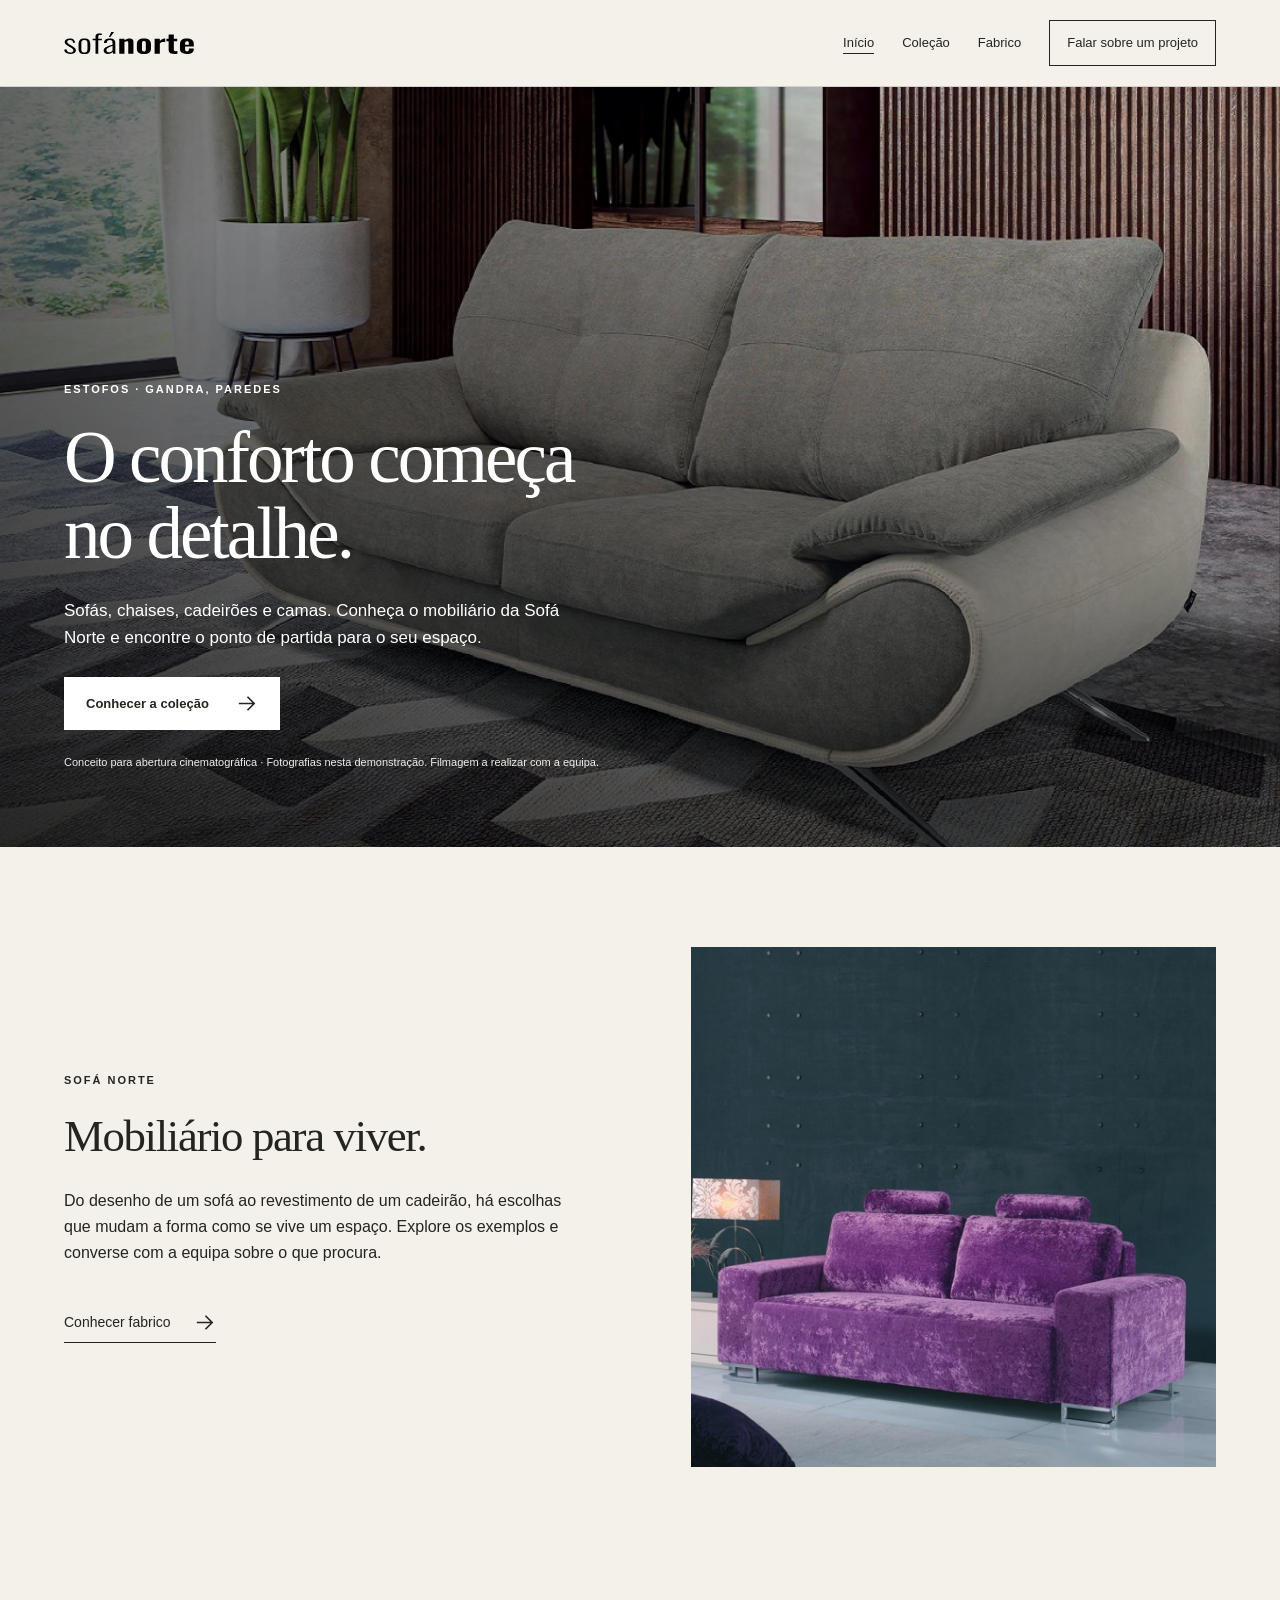
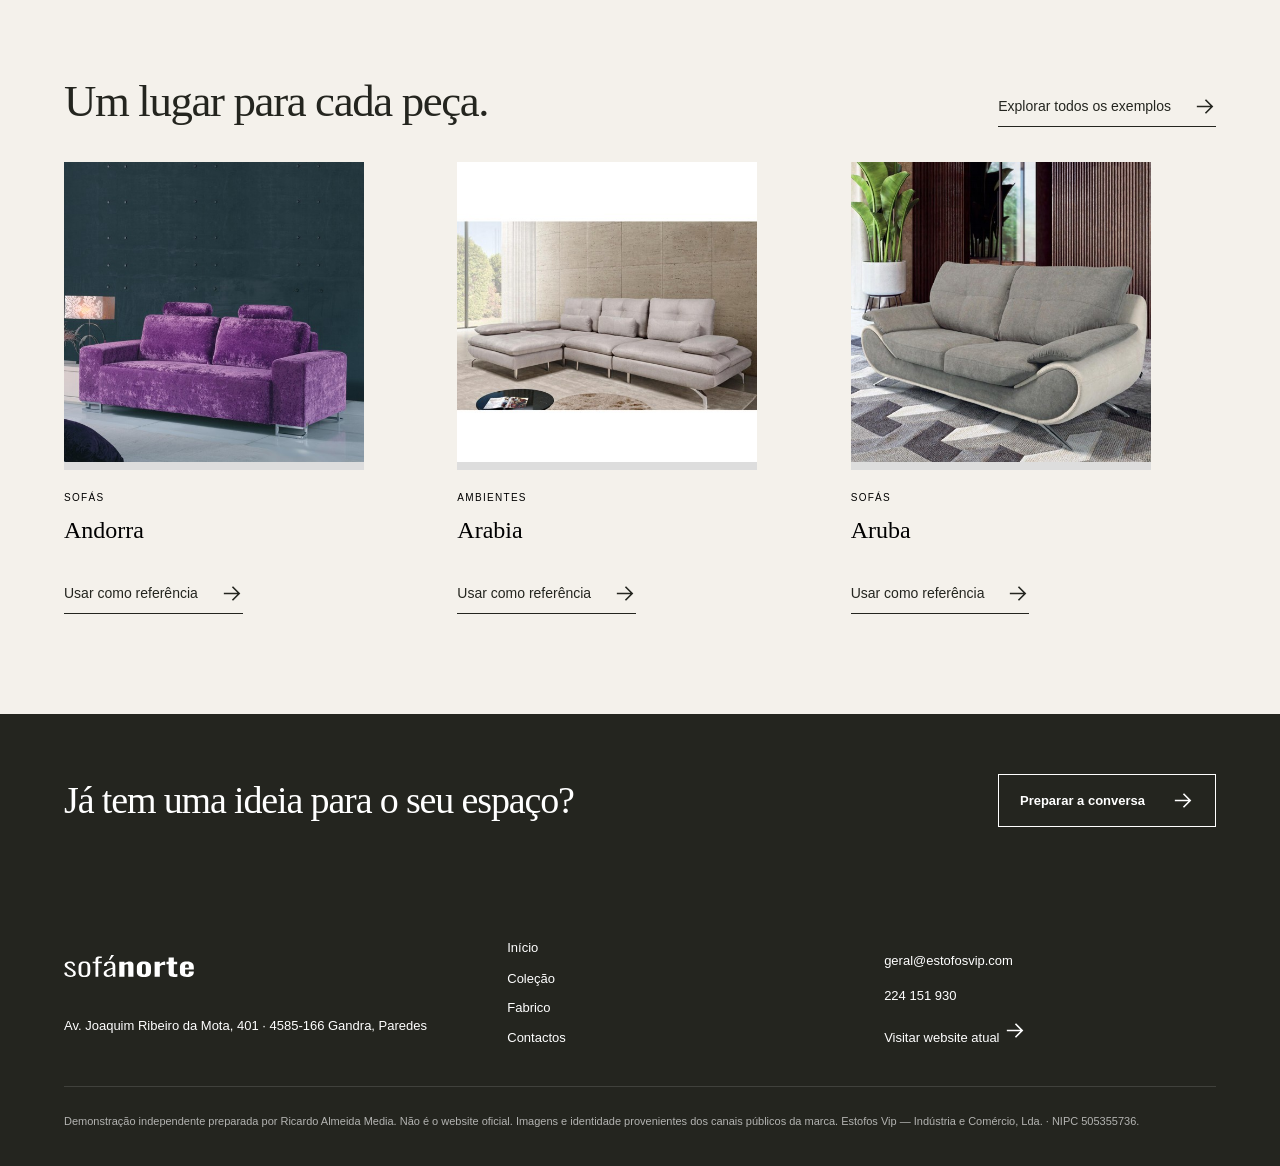
<file: index.html>
<!doctype html><html lang="pt-PT"><head><meta charset="utf-8"><meta name="viewport" content="width=device-width,initial-scale=1"><meta name="robots" content="noindex,nofollow,noarchive"><meta name="description" content="Demonstração independente de website para Sofá Norte."><title>Início · Sofá Norte</title><link rel="stylesheet" href="styles.css"><script src="site.js" defer></script></head><body class="sofa"><a class="skip" href="#conteudo">Saltar para o conteúdo</a><header class="header"><a class="brand" href="index.html"><img src="assets/logo.svg" alt="Sofá Norte"><span>Sofá Norte</span></a><button class="menu" aria-label="Abrir menu" aria-expanded="false" aria-controls="mainnav">Menu <span aria-hidden="true">☰</span></button><nav id="mainnav" class="mainnav" aria-label="Navegação principal"><a href="index.html" aria-current="page">Início</a><a href="solucoes.html">Coleção</a><a href="trabalhos.html">Fabrico</a><a class="nav-cta" href="contactos.html">Falar sobre um projeto</a></nav></header><main id="conteudo"><section class="hero"><img src="assets/hero.jpg" alt="Trabalho apresentado no website da Sofá Norte" fetchpriority="high"><div class="hero-inner"><p class="eyebrow">ESTOFOS · GANDRA, PAREDES</p><h1>O conforto começa
no detalhe.</h1><p>Sofás, chaises, cadeirões e camas. Conheça o mobiliário da Sofá Norte e encontre o ponto de partida para o seu espaço.</p><div class="actions"><a class="btn" href="solucoes.html">Conhecer a coleção<svg class="arrow" viewBox="0 0 24 24" fill="none" aria-hidden="true"><path d="M4 12h15M13 5l7 7-7 7" stroke="currentColor" stroke-width="1.7"/></svg></a></div><p class="film-note">Conceito para abertura cinematográfica · Fotografias nesta demonstração. Filmagem a realizar com a equipa.</p></div></section><section class="section"><div class="wrap split"><div><p class="eyebrow">Sofá Norte</p><h2>Mobiliário para viver.</h2><p>Do desenho de um sofá ao revestimento de um cadeirão, há escolhas que mudam a forma como se vive um espaço. Explore os exemplos e converse com a equipa sobre o que procura.</p><a class="text-link" href="trabalhos.html">Conhecer fabrico<svg class="arrow" viewBox="0 0 24 24" fill="none" aria-hidden="true"><path d="M4 12h15M13 5l7 7-7 7" stroke="currentColor" stroke-width="1.7"/></svg></a></div><img src="assets/andorra.jpg" alt="Andorra" loading="lazy"></div></section><section class="section"><div class="wrap"><div class="sectionhead"><h2>Um lugar para cada peça.</h2><a class="text-link" href="trabalhos.html">Explorar todos os exemplos<svg class="arrow" viewBox="0 0 24 24" fill="none" aria-hidden="true"><path d="M4 12h15M13 5l7 7-7 7" stroke="currentColor" stroke-width="1.7"/></svg></a></div><div class="grid"><article data-category="Sofás"><button class="card" data-image="assets/andorra.jpg" data-title="Andorra" aria-label="Ampliar Andorra"><div class="frame"><img src="assets/andorra.jpg" alt="Andorra" loading="lazy"></div><small>Sofás</small><h3>Andorra</h3></button><a class="text-link" href="contactos.html?referencia=Andorra">Usar como referência<svg class="arrow" viewBox="0 0 24 24" fill="none" aria-hidden="true"><path d="M4 12h15M13 5l7 7-7 7" stroke="currentColor" stroke-width="1.7"/></svg></a></article><article data-category="Ambientes"><button class="card" data-image="assets/arabia.jpg" data-title="Arabia" aria-label="Ampliar Arabia"><div class="frame"><img src="assets/arabia.jpg" alt="Arabia" loading="lazy"></div><small>Ambientes</small><h3>Arabia</h3></button><a class="text-link" href="contactos.html?referencia=Arabia">Usar como referência<svg class="arrow" viewBox="0 0 24 24" fill="none" aria-hidden="true"><path d="M4 12h15M13 5l7 7-7 7" stroke="currentColor" stroke-width="1.7"/></svg></a></article><article data-category="Sofás"><button class="card" data-image="assets/aruba.jpg" data-title="Aruba" aria-label="Ampliar Aruba"><div class="frame"><img src="assets/aruba.jpg" alt="Aruba" loading="lazy"></div><small>Sofás</small><h3>Aruba</h3></button><a class="text-link" href="contactos.html?referencia=Aruba">Usar como referência<svg class="arrow" viewBox="0 0 24 24" fill="none" aria-hidden="true"><path d="M4 12h15M13 5l7 7-7 7" stroke="currentColor" stroke-width="1.7"/></svg></a></article></div></div></section><section class="band"><div class="wrap"><h2>Já tem uma ideia para o seu espaço?</h2><a class="btn outline" href="contactos.html">Preparar a conversa<svg class="arrow" viewBox="0 0 24 24" fill="none" aria-hidden="true"><path d="M4 12h15M13 5l7 7-7 7" stroke="currentColor" stroke-width="1.7"/></svg></a></div></section></main><footer class="footer"><div class="wrap"><div class="footer-top"><div><a class="brand" href="index.html"><img src="assets/logo.svg" alt="Sofá Norte"><span>Sofá Norte</span></a><p>Av. Joaquim Ribeiro da Mota, 401 · 4585-166 Gandra, Paredes</p></div><nav aria-label="Navegação de rodapé"><a href="index.html" aria-current="page">Início</a><a href="solucoes.html">Coleção</a><a href="trabalhos.html">Fabrico</a><a href="contactos.html">Contactos</a></nav><div><p><a href="mailto:geral@estofosvip.com">geral@estofosvip.com</a></p><p><a href="tel:+351224151930">224 151 930</a></p><a href="https://www.sofanorte.com/" target="_blank" rel="noopener">Visitar website atual <svg class="arrow" viewBox="0 0 24 24" fill="none" aria-hidden="true"><path d="M4 12h15M13 5l7 7-7 7" stroke="currentColor" stroke-width="1.7"/></svg></a></div></div><p class="legal">Demonstração independente preparada por Ricardo Almeida Media. Não é o website oficial. Imagens e identidade provenientes dos canais públicos da marca. Estofos Vip — Indústria e Comércio, Lda. · NIPC 505355736.</p></div></footer><dialog class="modal" id="image-dialog" aria-label="Imagem em detalhe"><button class="close" data-close>Fechar</button><img src="assets/hero.jpg" alt=""><h2></h2><p class="small">Imagem publicada pela marca no website atual.</p></dialog></body></html>
</file>
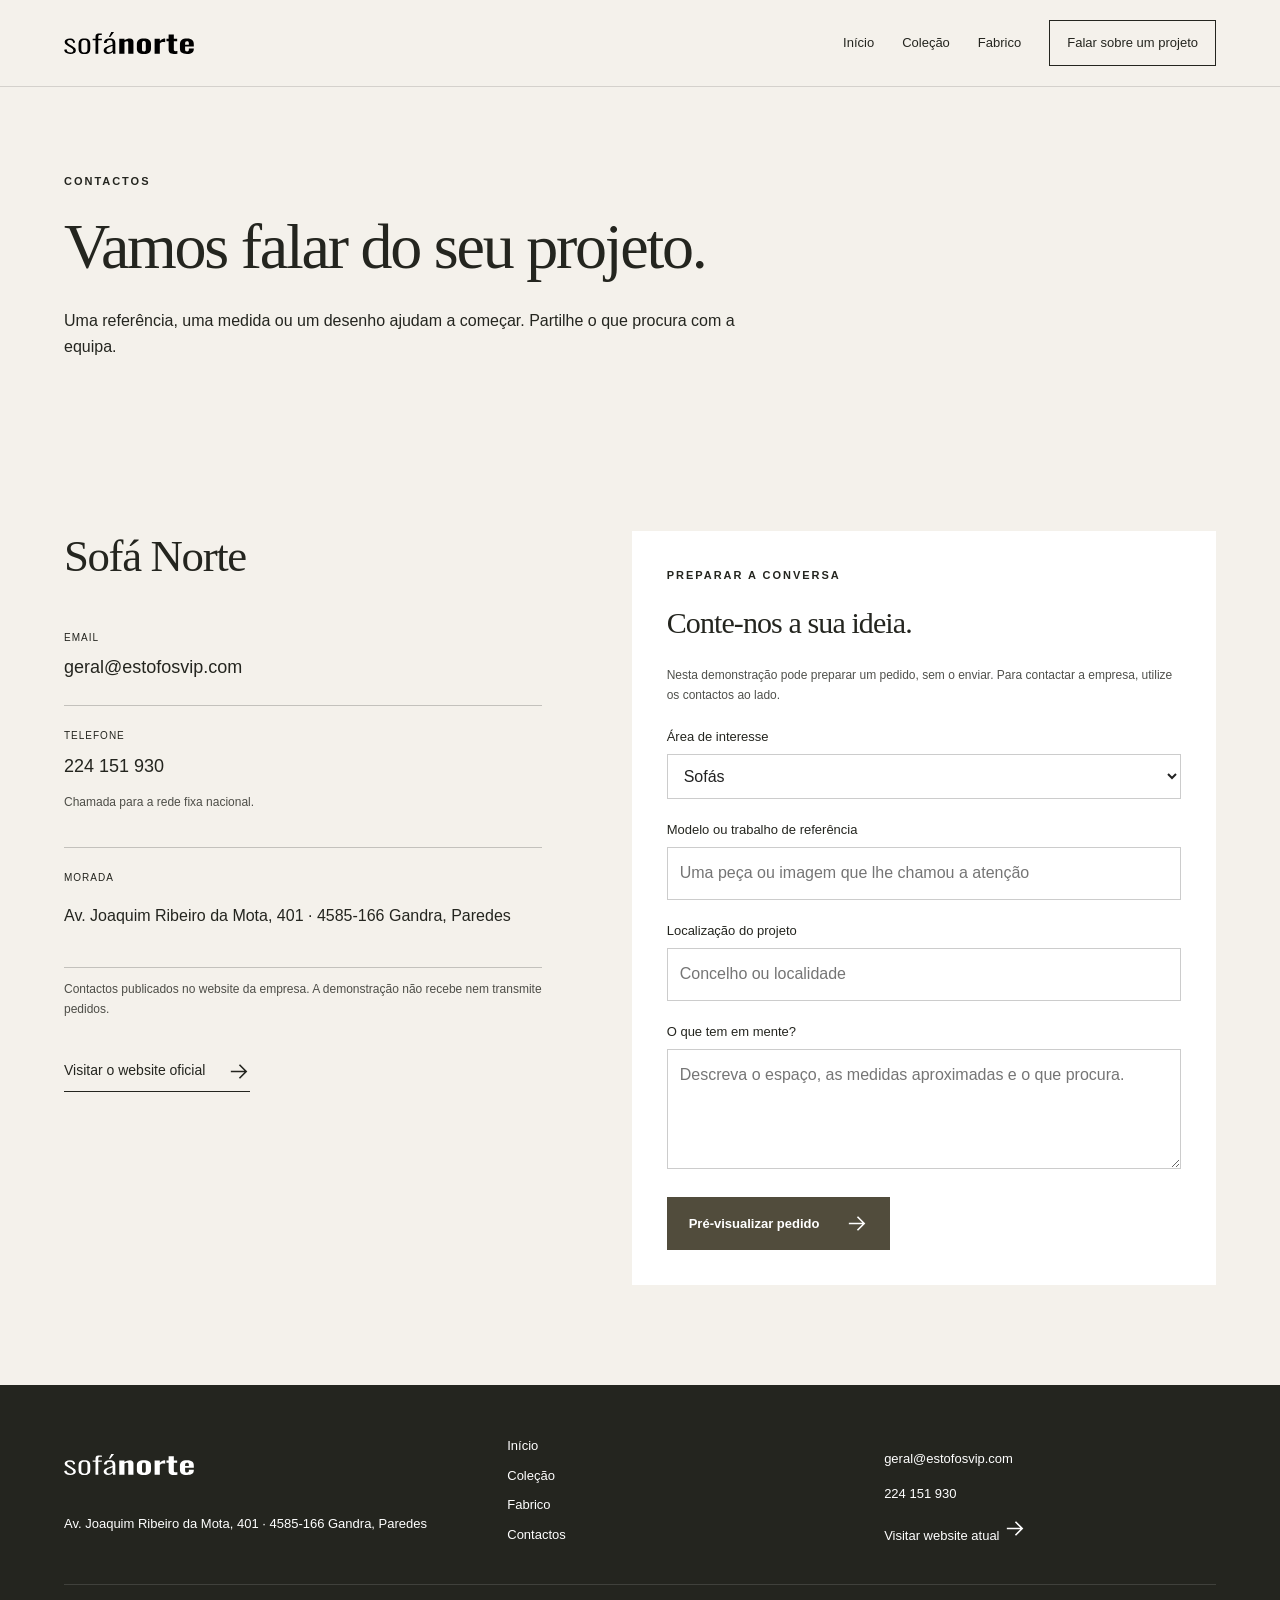
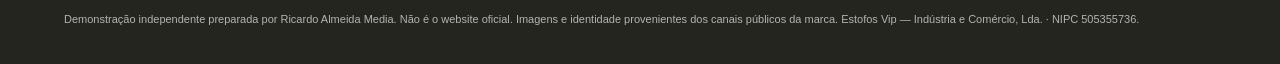
<file: contactos.html>
<!doctype html><html lang="pt-PT"><head><meta charset="utf-8"><meta name="viewport" content="width=device-width,initial-scale=1"><meta name="robots" content="noindex,nofollow,noarchive"><meta name="description" content="Demonstração independente de website para Sofá Norte."><title>Contactos · Sofá Norte</title><link rel="stylesheet" href="styles.css"><script src="site.js" defer></script></head><body class="sofa"><a class="skip" href="#conteudo">Saltar para o conteúdo</a><header class="header"><a class="brand" href="index.html"><img src="assets/logo.svg" alt="Sofá Norte"><span>Sofá Norte</span></a><button class="menu" aria-label="Abrir menu" aria-expanded="false" aria-controls="mainnav">Menu <span aria-hidden="true">☰</span></button><nav id="mainnav" class="mainnav" aria-label="Navegação principal"><a href="index.html">Início</a><a href="solucoes.html">Coleção</a><a href="trabalhos.html">Fabrico</a><a class="nav-cta" href="contactos.html">Falar sobre um projeto</a></nav></header><main id="conteudo"><div class="wrap"><section class="page-title"><p class="eyebrow">CONTACTOS</p><h1>Vamos falar do seu projeto.</h1><p>Uma referência, uma medida ou um desenho ajudam a começar. Partilhe o que procura com a equipa.</p></section><section class="section contact-grid"><div><h2>Sofá Norte</h2><div class="contact-line"><small>Email</small><a href="mailto:geral@estofosvip.com">geral@estofosvip.com</a></div><div class="contact-line"><small>Telefone</small><a href="tel:+351224151930">224 151 930</a><p class="small">Chamada para a rede fixa nacional.</p></div><div class="contact-line"><small>Morada</small><p>Av. Joaquim Ribeiro da Mota, 401 · 4585-166 Gandra, Paredes</p></div><p class="small">Contactos publicados no website da empresa. A demonstração não recebe nem transmite pedidos.</p><a class="text-link" href="https://www.sofanorte.com/">Visitar o website oficial<svg class="arrow" viewBox="0 0 24 24" fill="none" aria-hidden="true"><path d="M4 12h15M13 5l7 7-7 7" stroke="currentColor" stroke-width="1.7"/></svg></a></div><form id="brief" class="brief-form"><p class="eyebrow">PREPARAR A CONVERSA</p><h2>Conte-nos a sua ideia.</h2><p class="small">Nesta demonstração pode preparar um pedido, sem o enviar. Para contactar a empresa, utilize os contactos ao lado.</p><label for="area">Área de interesse</label><select id="area" name="area"><option>Sofás</option><option>Chaises</option><option>Cadeirões</option><option>Camas</option></select><label for="ref">Modelo ou trabalho de referência</label><input id="ref" name="referencia" maxlength="200" placeholder="Uma peça ou imagem que lhe chamou a atenção"><label for="local">Localização do projeto</label><input id="local" name="local" maxlength="150" placeholder="Concelho ou localidade"><label for="ideia">O que tem em mente?</label><textarea id="ideia" name="ideia" maxlength="2500" required placeholder="Descreva o espaço, as medidas aproximadas e o que procura."></textarea><button class="btn" type="submit">Pré-visualizar pedido <svg class="arrow" viewBox="0 0 24 24" fill="none" aria-hidden="true"><path d="M4 12h15M13 5l7 7-7 7" stroke="currentColor" stroke-width="1.7"/></svg></button><div class="result" id="result" role="status" hidden></div></form></section></div></main><footer class="footer"><div class="wrap"><div class="footer-top"><div><a class="brand" href="index.html"><img src="assets/logo.svg" alt="Sofá Norte"><span>Sofá Norte</span></a><p>Av. Joaquim Ribeiro da Mota, 401 · 4585-166 Gandra, Paredes</p></div><nav aria-label="Navegação de rodapé"><a href="index.html">Início</a><a href="solucoes.html">Coleção</a><a href="trabalhos.html">Fabrico</a><a href="contactos.html">Contactos</a></nav><div><p><a href="mailto:geral@estofosvip.com">geral@estofosvip.com</a></p><p><a href="tel:+351224151930">224 151 930</a></p><a href="https://www.sofanorte.com/" target="_blank" rel="noopener">Visitar website atual <svg class="arrow" viewBox="0 0 24 24" fill="none" aria-hidden="true"><path d="M4 12h15M13 5l7 7-7 7" stroke="currentColor" stroke-width="1.7"/></svg></a></div></div><p class="legal">Demonstração independente preparada por Ricardo Almeida Media. Não é o website oficial. Imagens e identidade provenientes dos canais públicos da marca. Estofos Vip — Indústria e Comércio, Lda. · NIPC 505355736.</p></div></footer><dialog class="modal" id="image-dialog" aria-label="Imagem em detalhe"><button class="close" data-close>Fechar</button><img src="assets/hero.jpg" alt=""><h2></h2><p class="small">Imagem publicada pela marca no website atual.</p></dialog></body></html>
</file>
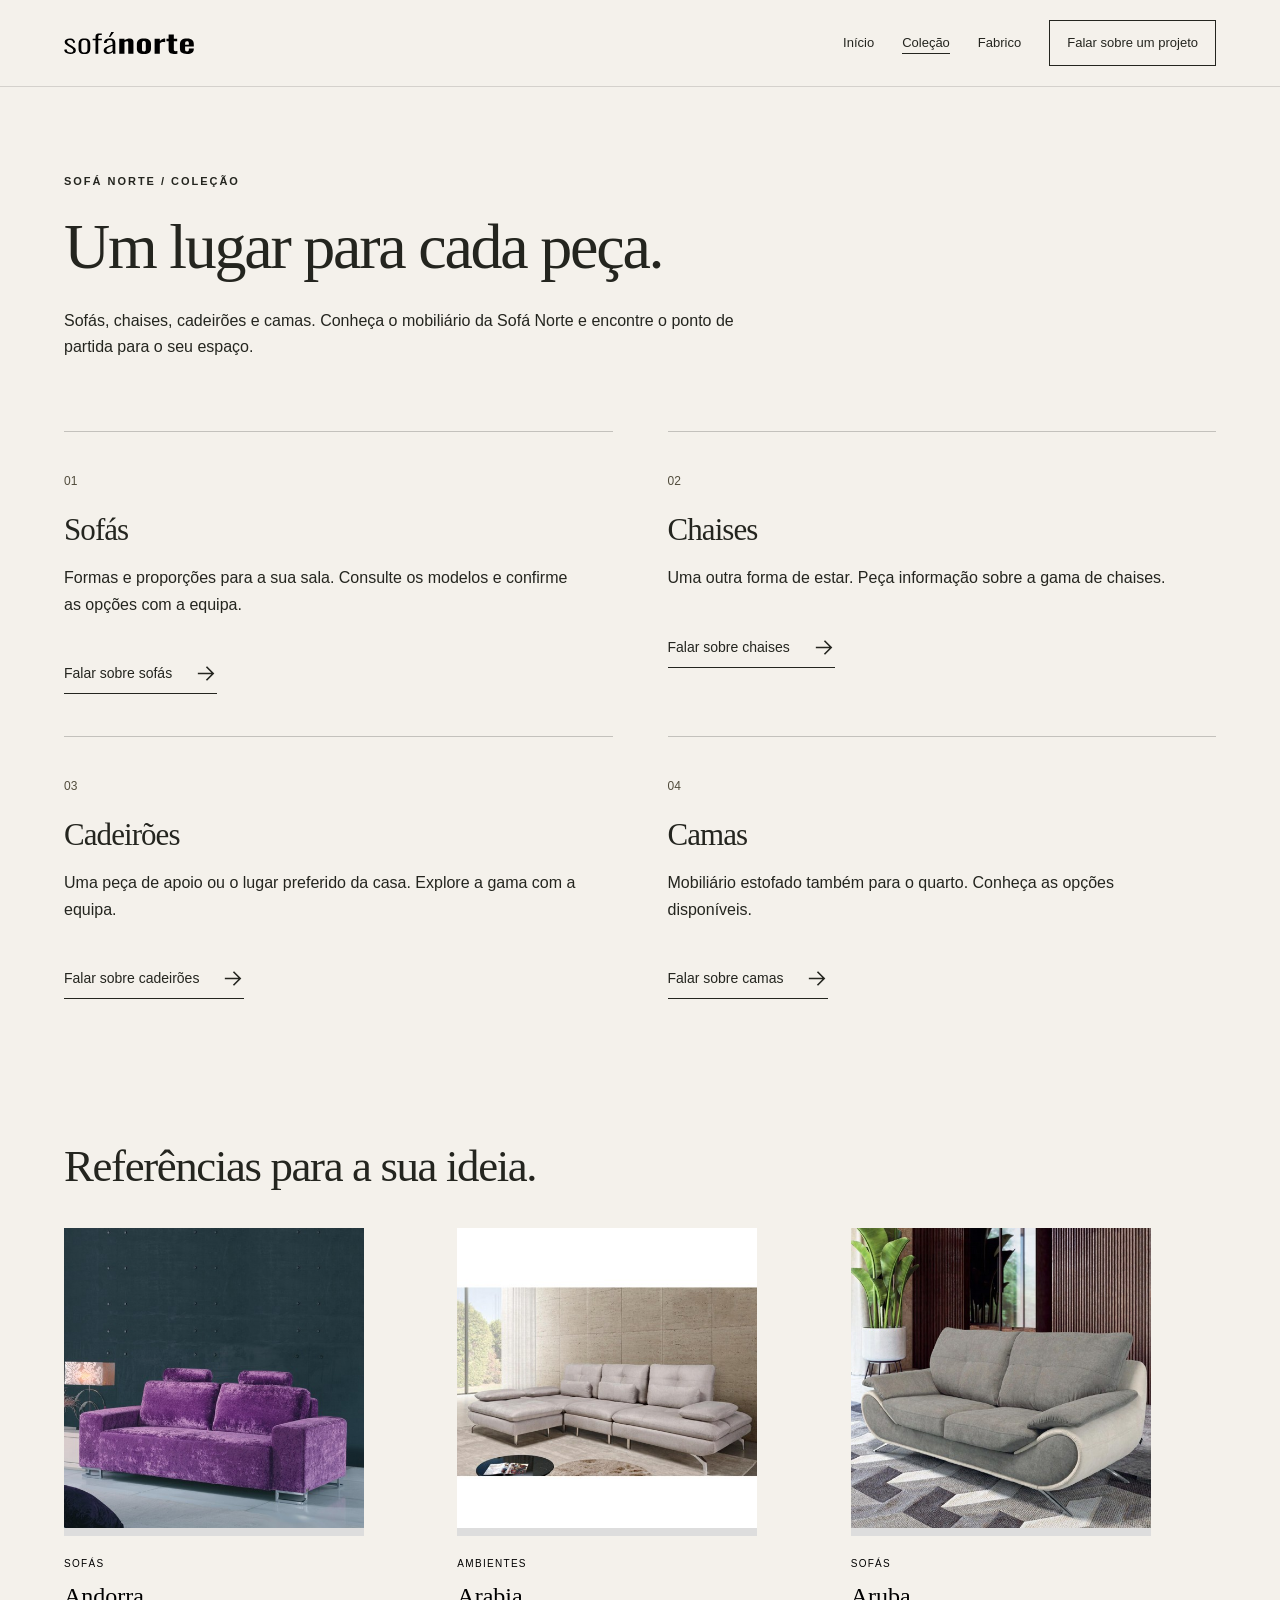
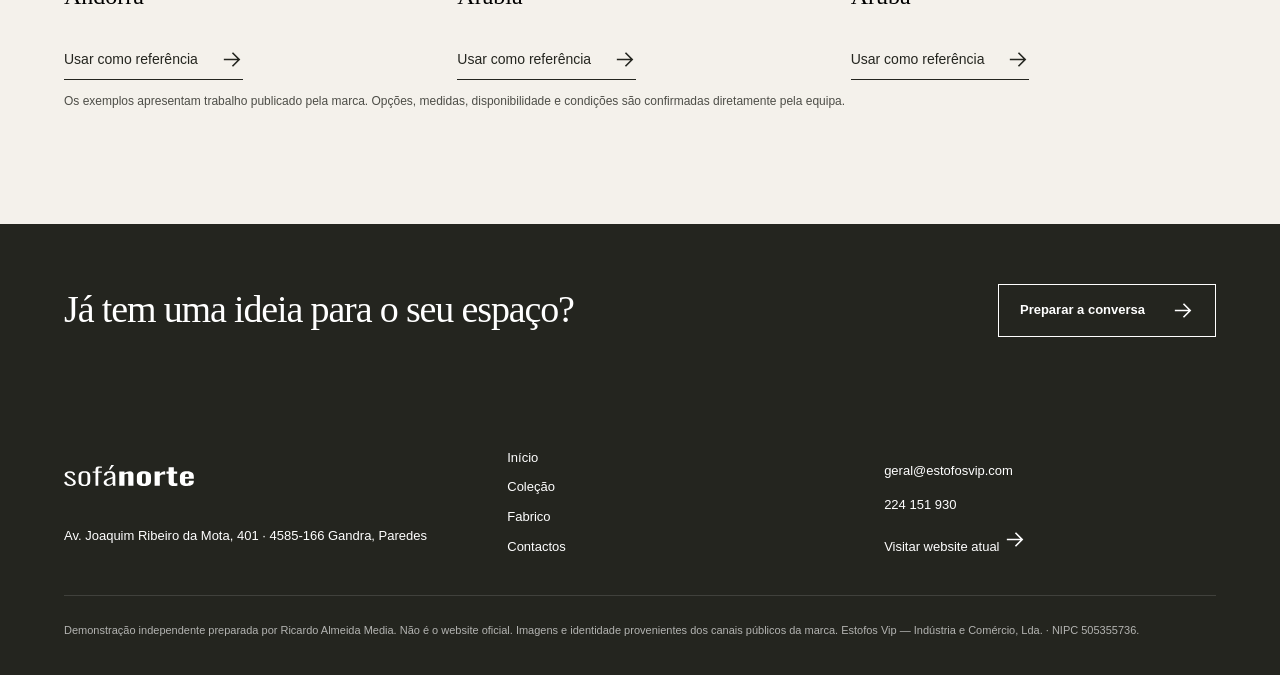
<file: solucoes.html>
<!doctype html><html lang="pt-PT"><head><meta charset="utf-8"><meta name="viewport" content="width=device-width,initial-scale=1"><meta name="robots" content="noindex,nofollow,noarchive"><meta name="description" content="Demonstração independente de website para Sofá Norte."><title>Coleção · Sofá Norte</title><link rel="stylesheet" href="styles.css"><script src="site.js" defer></script></head><body class="sofa"><a class="skip" href="#conteudo">Saltar para o conteúdo</a><header class="header"><a class="brand" href="index.html"><img src="assets/logo.svg" alt="Sofá Norte"><span>Sofá Norte</span></a><button class="menu" aria-label="Abrir menu" aria-expanded="false" aria-controls="mainnav">Menu <span aria-hidden="true">☰</span></button><nav id="mainnav" class="mainnav" aria-label="Navegação principal"><a href="index.html">Início</a><a href="solucoes.html" aria-current="page">Coleção</a><a href="trabalhos.html">Fabrico</a><a class="nav-cta" href="contactos.html">Falar sobre um projeto</a></nav></header><main id="conteudo"><div class="wrap"><section class="page-title"><p class="eyebrow">Sofá Norte / Coleção</p><h1>Um lugar para cada peça.</h1><p>Sofás, chaises, cadeirões e camas. Conheça o mobiliário da Sofá Norte e encontre o ponto de partida para o seu espaço.</p></section><section class="services"><article class="service"><span class="number">01</span><h2>Sofás</h2><p>Formas e proporções para a sua sala. Consulte os modelos e confirme as opções com a equipa.</p><a class="text-link" href="contactos.html?referencia=Sof%C3%A1s">Falar sobre sofás<svg class="arrow" viewBox="0 0 24 24" fill="none" aria-hidden="true"><path d="M4 12h15M13 5l7 7-7 7" stroke="currentColor" stroke-width="1.7"/></svg></a></article><article class="service"><span class="number">02</span><h2>Chaises</h2><p>Uma outra forma de estar. Peça informação sobre a gama de chaises.</p><a class="text-link" href="contactos.html?referencia=Chaises">Falar sobre chaises<svg class="arrow" viewBox="0 0 24 24" fill="none" aria-hidden="true"><path d="M4 12h15M13 5l7 7-7 7" stroke="currentColor" stroke-width="1.7"/></svg></a></article><article class="service"><span class="number">03</span><h2>Cadeirões</h2><p>Uma peça de apoio ou o lugar preferido da casa. Explore a gama com a equipa.</p><a class="text-link" href="contactos.html?referencia=Cadeir%C3%B5es">Falar sobre cadeirões<svg class="arrow" viewBox="0 0 24 24" fill="none" aria-hidden="true"><path d="M4 12h15M13 5l7 7-7 7" stroke="currentColor" stroke-width="1.7"/></svg></a></article><article class="service"><span class="number">04</span><h2>Camas</h2><p>Mobiliário estofado também para o quarto. Conheça as opções disponíveis.</p><a class="text-link" href="contactos.html?referencia=Camas">Falar sobre camas<svg class="arrow" viewBox="0 0 24 24" fill="none" aria-hidden="true"><path d="M4 12h15M13 5l7 7-7 7" stroke="currentColor" stroke-width="1.7"/></svg></a></article></section><section class="section"><div class="sectionhead"><h2>Referências para a sua ideia.</h2></div><div class="grid"><article data-category="Sofás"><button class="card" data-image="assets/andorra.jpg" data-title="Andorra" aria-label="Ampliar Andorra"><div class="frame"><img src="assets/andorra.jpg" alt="Andorra" loading="lazy"></div><small>Sofás</small><h3>Andorra</h3></button><a class="text-link" href="contactos.html?referencia=Andorra">Usar como referência<svg class="arrow" viewBox="0 0 24 24" fill="none" aria-hidden="true"><path d="M4 12h15M13 5l7 7-7 7" stroke="currentColor" stroke-width="1.7"/></svg></a></article><article data-category="Ambientes"><button class="card" data-image="assets/arabia.jpg" data-title="Arabia" aria-label="Ampliar Arabia"><div class="frame"><img src="assets/arabia.jpg" alt="Arabia" loading="lazy"></div><small>Ambientes</small><h3>Arabia</h3></button><a class="text-link" href="contactos.html?referencia=Arabia">Usar como referência<svg class="arrow" viewBox="0 0 24 24" fill="none" aria-hidden="true"><path d="M4 12h15M13 5l7 7-7 7" stroke="currentColor" stroke-width="1.7"/></svg></a></article><article data-category="Sofás"><button class="card" data-image="assets/aruba.jpg" data-title="Aruba" aria-label="Ampliar Aruba"><div class="frame"><img src="assets/aruba.jpg" alt="Aruba" loading="lazy"></div><small>Sofás</small><h3>Aruba</h3></button><a class="text-link" href="contactos.html?referencia=Aruba">Usar como referência<svg class="arrow" viewBox="0 0 24 24" fill="none" aria-hidden="true"><path d="M4 12h15M13 5l7 7-7 7" stroke="currentColor" stroke-width="1.7"/></svg></a></article></div><p class="small">Os exemplos apresentam trabalho publicado pela marca. Opções, medidas, disponibilidade e condições são confirmadas diretamente pela equipa.</p></section></div><section class="band"><div class="wrap"><h2>Já tem uma ideia para o seu espaço?</h2><a class="btn outline" href="contactos.html">Preparar a conversa<svg class="arrow" viewBox="0 0 24 24" fill="none" aria-hidden="true"><path d="M4 12h15M13 5l7 7-7 7" stroke="currentColor" stroke-width="1.7"/></svg></a></div></section></main><footer class="footer"><div class="wrap"><div class="footer-top"><div><a class="brand" href="index.html"><img src="assets/logo.svg" alt="Sofá Norte"><span>Sofá Norte</span></a><p>Av. Joaquim Ribeiro da Mota, 401 · 4585-166 Gandra, Paredes</p></div><nav aria-label="Navegação de rodapé"><a href="index.html">Início</a><a href="solucoes.html" aria-current="page">Coleção</a><a href="trabalhos.html">Fabrico</a><a href="contactos.html">Contactos</a></nav><div><p><a href="mailto:geral@estofosvip.com">geral@estofosvip.com</a></p><p><a href="tel:+351224151930">224 151 930</a></p><a href="https://www.sofanorte.com/" target="_blank" rel="noopener">Visitar website atual <svg class="arrow" viewBox="0 0 24 24" fill="none" aria-hidden="true"><path d="M4 12h15M13 5l7 7-7 7" stroke="currentColor" stroke-width="1.7"/></svg></a></div></div><p class="legal">Demonstração independente preparada por Ricardo Almeida Media. Não é o website oficial. Imagens e identidade provenientes dos canais públicos da marca. Estofos Vip — Indústria e Comércio, Lda. · NIPC 505355736.</p></div></footer><dialog class="modal" id="image-dialog" aria-label="Imagem em detalhe"><button class="close" data-close>Fechar</button><img src="assets/hero.jpg" alt=""><h2></h2><p class="small">Imagem publicada pela marca no website atual.</p></dialog></body></html>
</file>
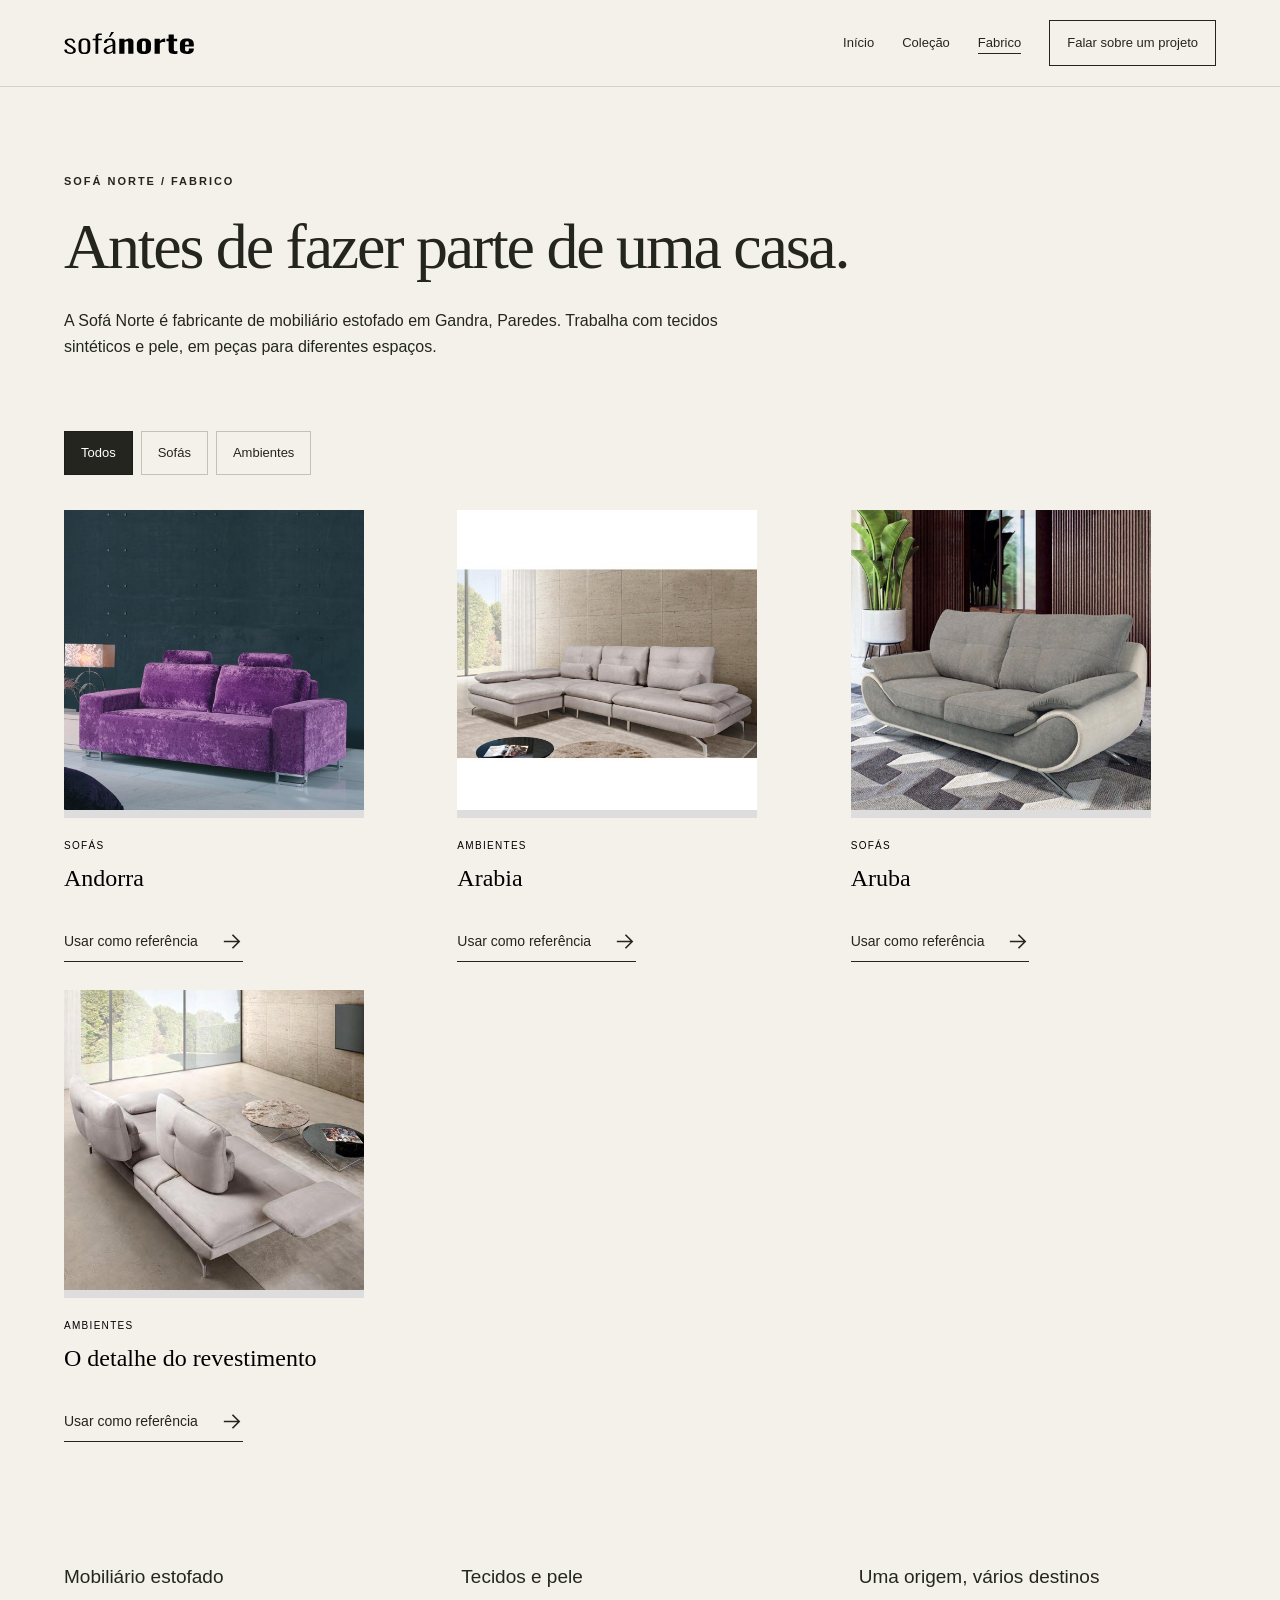
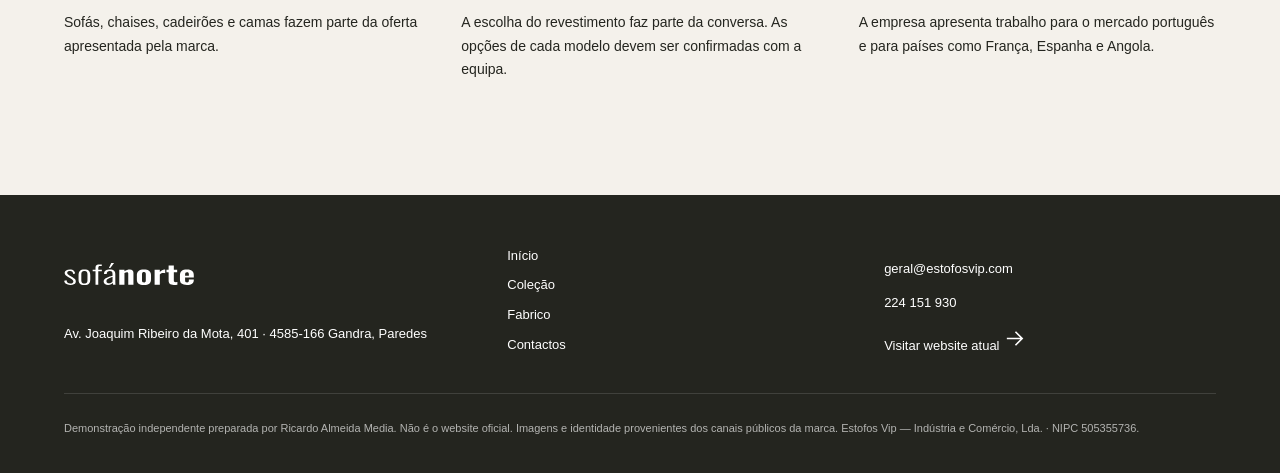
<file: trabalhos.html>
<!doctype html><html lang="pt-PT"><head><meta charset="utf-8"><meta name="viewport" content="width=device-width,initial-scale=1"><meta name="robots" content="noindex,nofollow,noarchive"><meta name="description" content="Demonstração independente de website para Sofá Norte."><title>Fabrico · Sofá Norte</title><link rel="stylesheet" href="styles.css"><script src="site.js" defer></script></head><body class="sofa"><a class="skip" href="#conteudo">Saltar para o conteúdo</a><header class="header"><a class="brand" href="index.html"><img src="assets/logo.svg" alt="Sofá Norte"><span>Sofá Norte</span></a><button class="menu" aria-label="Abrir menu" aria-expanded="false" aria-controls="mainnav">Menu <span aria-hidden="true">☰</span></button><nav id="mainnav" class="mainnav" aria-label="Navegação principal"><a href="index.html">Início</a><a href="solucoes.html">Coleção</a><a href="trabalhos.html" aria-current="page">Fabrico</a><a class="nav-cta" href="contactos.html">Falar sobre um projeto</a></nav></header><main id="conteudo"><div class="wrap"><section class="page-title"><p class="eyebrow">Sofá Norte / Fabrico</p><h1>Antes de fazer parte de uma casa.</h1><p>A Sofá Norte é fabricante de mobiliário estofado em Gandra, Paredes. Trabalha com tecidos sintéticos e pele, em peças para diferentes espaços.</p></section><section><div class="filterbar" role="group" aria-label="Filtrar trabalhos"><button data-filter="Todos" aria-pressed="true">Todos</button><button data-filter="Sofás" aria-pressed="false">Sofás</button><button data-filter="Ambientes" aria-pressed="false">Ambientes</button></div><div class="grid"><article data-category="Sofás"><button class="card" data-image="assets/andorra.jpg" data-title="Andorra" aria-label="Ampliar Andorra"><div class="frame"><img src="assets/andorra.jpg" alt="Andorra" loading="lazy"></div><small>Sofás</small><h3>Andorra</h3></button><a class="text-link" href="contactos.html?referencia=Andorra">Usar como referência<svg class="arrow" viewBox="0 0 24 24" fill="none" aria-hidden="true"><path d="M4 12h15M13 5l7 7-7 7" stroke="currentColor" stroke-width="1.7"/></svg></a></article><article data-category="Ambientes"><button class="card" data-image="assets/arabia.jpg" data-title="Arabia" aria-label="Ampliar Arabia"><div class="frame"><img src="assets/arabia.jpg" alt="Arabia" loading="lazy"></div><small>Ambientes</small><h3>Arabia</h3></button><a class="text-link" href="contactos.html?referencia=Arabia">Usar como referência<svg class="arrow" viewBox="0 0 24 24" fill="none" aria-hidden="true"><path d="M4 12h15M13 5l7 7-7 7" stroke="currentColor" stroke-width="1.7"/></svg></a></article><article data-category="Sofás"><button class="card" data-image="assets/aruba.jpg" data-title="Aruba" aria-label="Ampliar Aruba"><div class="frame"><img src="assets/aruba.jpg" alt="Aruba" loading="lazy"></div><small>Sofás</small><h3>Aruba</h3></button><a class="text-link" href="contactos.html?referencia=Aruba">Usar como referência<svg class="arrow" viewBox="0 0 24 24" fill="none" aria-hidden="true"><path d="M4 12h15M13 5l7 7-7 7" stroke="currentColor" stroke-width="1.7"/></svg></a></article><article data-category="Ambientes"><button class="card" data-image="assets/detalhe.jpg" data-title="O detalhe do revestimento" aria-label="Ampliar O detalhe do revestimento"><div class="frame"><img src="assets/detalhe.jpg" alt="O detalhe do revestimento" loading="lazy"></div><small>Ambientes</small><h3>O detalhe do revestimento</h3></button><a class="text-link" href="contactos.html?referencia=O%20detalhe%20do%20revestimento">Usar como referência<svg class="arrow" viewBox="0 0 24 24" fill="none" aria-hidden="true"><path d="M4 12h15M13 5l7 7-7 7" stroke="currentColor" stroke-width="1.7"/></svg></a></article></div></section><section class="section"><div class="facts"><article><h3>Mobiliário estofado</h3><p>Sofás, chaises, cadeirões e camas fazem parte da oferta apresentada pela marca.</p></article><article><h3>Tecidos e pele</h3><p>A escolha do revestimento faz parte da conversa. As opções de cada modelo devem ser confirmadas com a equipa.</p></article><article><h3>Uma origem, vários destinos</h3><p>A empresa apresenta trabalho para o mercado português e para países como França, Espanha e Angola.</p></article></div></section></div></main><footer class="footer"><div class="wrap"><div class="footer-top"><div><a class="brand" href="index.html"><img src="assets/logo.svg" alt="Sofá Norte"><span>Sofá Norte</span></a><p>Av. Joaquim Ribeiro da Mota, 401 · 4585-166 Gandra, Paredes</p></div><nav aria-label="Navegação de rodapé"><a href="index.html">Início</a><a href="solucoes.html">Coleção</a><a href="trabalhos.html" aria-current="page">Fabrico</a><a href="contactos.html">Contactos</a></nav><div><p><a href="mailto:geral@estofosvip.com">geral@estofosvip.com</a></p><p><a href="tel:+351224151930">224 151 930</a></p><a href="https://www.sofanorte.com/" target="_blank" rel="noopener">Visitar website atual <svg class="arrow" viewBox="0 0 24 24" fill="none" aria-hidden="true"><path d="M4 12h15M13 5l7 7-7 7" stroke="currentColor" stroke-width="1.7"/></svg></a></div></div><p class="legal">Demonstração independente preparada por Ricardo Almeida Media. Não é o website oficial. Imagens e identidade provenientes dos canais públicos da marca. Estofos Vip — Indústria e Comércio, Lda. · NIPC 505355736.</p></div></footer><dialog class="modal" id="image-dialog" aria-label="Imagem em detalhe"><button class="close" data-close>Fechar</button><img src="assets/hero.jpg" alt=""><h2></h2><p class="small">Imagem publicada pela marca no website atual.</p></dialog></body></html>
</file>
<file: styles.css>
*{box-sizing:border-box}html{scroll-behavior:smooth;scroll-padding-top:110px}body{margin:0;background:var(--paper);color:var(--ink);font:16px/1.65 Arial,sans-serif}body.sofa{--paper:#f4f1eb;--ink:#24251f;--accent:#514c3c;--dark:#24251f;--title:Georgia,serif}body.ferral{--paper:#f0f2ed;--ink:#15301f;--accent:#277340;--dark:#102a1b;--title:Arial,sans-serif}body.aveleiras{--paper:#f7f5f0;--ink:#252222;--accent:#d71920;--dark:#242020;--title:Georgia,serif}a{color:inherit;text-decoration:none}button,input,textarea,select{font:inherit}button,a,input,select,textarea{touch-action:manipulation}button{cursor:pointer}a:focus-visible,button:focus-visible{outline:3px solid var(--accent);outline-offset:5px}.demo{background:var(--dark);color:#fff;font-size:11px;letter-spacing:.04em;text-align:center;padding:8px 18px;line-height:1.5}.demo a{text-decoration:underline}.header{display:flex;align-items:center;justify-content:space-between;padding:14px 5vw;border-bottom:1px solid #0002;background:var(--paper);gap:20px;position:relative;z-index:20}.brand{display:flex;align-items:center;gap:10px;font-size:14px;font-weight:600;line-height:1.25;max-width:260px}.brand img{width:58px;height:58px;object-fit:contain}.sofa .brand img{width:130px;filter:brightness(0)}.sofa .brand span{display:none}.ferral .brand img{width:135px;height:63px}.ferral .brand span{display:none}nav{display:flex;align-items:center;gap:28px;font-size:13px}nav a[aria-current=page]{border-bottom:1px solid var(--ink)}.nav-cta{padding:11px 17px;border:1px solid var(--ink)}.menu{display:none;border:0;background:none;padding:8px}.hero{min-height:660px;height:calc(100svh - 140px);max-height:950px;position:relative;display:flex;align-items:flex-end;isolation:isolate;background:var(--dark);color:white;overflow:hidden}.hero>img{position:absolute;inset:0;width:100%;height:100%;object-fit:cover;z-index:-2;animation:drift 20s ease-out forwards}.hero:after{content:"";position:absolute;inset:0;background:linear-gradient(90deg,#0009,transparent 95%),linear-gradient(0deg,#0009,transparent 80%);z-index:-1}.hero-inner{padding:5vw;width:min(1100px,100%)}.eyebrow{text-transform:uppercase;font-size:11px;letter-spacing:.18em;font-weight:700;margin:0 0 22px}.hero h1{font:400 clamp(48px,5.7vw,86px)/1.05 var(--title);letter-spacing:-.04em;white-space:pre-line;margin:0 0 24px;max-width:860px}.ferral h1,.ferral h2{font-weight:700}.hero p:not(.eyebrow){max-width:530px;color:#fff;font-size:17px;line-height:1.6}.actions{display:flex;gap:14px;align-items:center;flex-wrap:wrap;margin-top:26px}.btn{display:inline-flex;gap:26px;align-items:center;justify-content:space-between;background:var(--accent);color:white;border:1px solid transparent;padding:14px 21px;font-size:13px;font-weight:600;min-height:50px}.hero .btn{background:#fff;color:var(--dark)}.btn.outline{background:transparent;border-color:currentColor;color:inherit}.arrow{width:23px;height:23px;flex-shrink:0}.film-note{font-size:11px!important;margin-top:24px!important;max-width:600px!important;color:#eee!important}.wrap{width:min(1280px,90%);margin:auto}.section{padding:100px 0}.split{display:grid;grid-template-columns:1fr 1fr;gap:8vw;align-items:center}.split img{width:100%;height:520px;object-fit:cover}.split h2,h2{font:400 clamp(34px,3.5vw,56px)/1.15 var(--title);letter-spacing:-.03em;margin:0 0 25px;white-space:pre-line}.split p{max-width:520px}.text-link{display:inline-flex;align-items:center;gap:22px;border-bottom:1px solid;padding:8px 0;font-size:14px;margin-top:20px}.sectionhead{display:flex;align-items:end;justify-content:space-between;gap:25px;margin-bottom:35px}.sectionhead h2{margin:0}.grid{display:grid;grid-template-columns:repeat(3,1fr);gap:28px}.card{border:0;background:none;padding:0;text-align:left;min-width:0}.card img{width:100%;height:300px;object-fit:cover;transition:transform .5s}.card .frame{overflow:hidden;background:#ddd}.card:hover img{transform:scale(1.04)}.card small{display:block;font-size:10px;letter-spacing:.13em;text-transform:uppercase;margin-top:20px}.card h3{font:400 24px/1.3 var(--title);margin:8px 0}.card p{font-size:14px;max-width:36em}.band{background:var(--dark);color:#fff;padding:60px 0}.band .wrap{display:flex;justify-content:space-between;align-items:center;gap:35px}.band h2{margin:0;font-size:38px;max-width:730px}.page-title{padding:85px 0 55px}.page-title h1{font:400 clamp(42px,5vw,72px)/1.1 var(--title);letter-spacing:-.035em;margin:0 0 25px;max-width:900px}.page-title p{max-width:680px}.services{display:grid;grid-template-columns:1fr 1fr;gap:0 55px}.service{border-top:1px solid #0003;padding:35px 0 42px}.service .number{color:var(--accent);font-size:12px}.service h2{font-size:31px;margin:18px 0}.service p{max-width:520px}.filterbar{display:flex;flex-wrap:wrap;gap:8px;margin:0 0 35px}.filterbar button{padding:10px 16px;border:1px solid #0003;background:none;color:var(--ink);font-size:13px}.filterbar button[aria-pressed=true]{background:var(--dark);color:#fff}.small{font-size:12px;opacity:.8}.facts{display:grid;grid-template-columns:repeat(3,1fr);gap:40px}.facts h3{font-size:19px;font-weight:500}.facts p{font-size:14px}.film-section{background:var(--dark);color:#fff;padding:75px 0}.film-section p{max-width:620px}.contact-grid{display:grid;grid-template-columns:.9fr 1.1fr;gap:7vw}.contact-line{padding:22px 0;border-bottom:1px solid #0003}.contact-line small{font-size:10px;text-transform:uppercase;letter-spacing:.1em;display:block;margin-bottom:7px}.contact-line a{overflow-wrap:anywhere;font-size:18px}.brief-form{background:white;padding:35px}.brief-form h2{font-size:30px}.brief-form label{display:block;margin:20px 0 7px;font-size:13px}input,select,textarea{width:100%;padding:12px;border:1px solid #0003;background:#fff;color:#222;border-radius:0}textarea{min-height:120px;resize:vertical}.brief-form .btn{margin-top:20px}.result{margin-top:25px;white-space:pre-wrap;border-left:3px solid var(--accent);padding-left:16px;font-size:14px}.footer{padding:50px 0 25px;background:var(--dark);color:#fff}.footer-top{display:grid;grid-template-columns:1.2fr 1fr 1fr;gap:45px}.footer p,.footer a{font-size:13px}.footer .brand img{filter:none}.sofa .footer .brand img{filter:none}.footer .brand{margin-bottom:20px}.footer nav{display:flex;flex-direction:column;align-items:start;gap:8px}.legal{font-size:11px!important;opacity:.65;border-top:1px solid #fff3;padding-top:25px;margin-top:35px}.modal{border:0;background:var(--paper);color:var(--ink);padding:34px;max-width:900px;width:90vw;max-height:90svh;overflow:auto}.modal::backdrop{background:#000b}.modal img{width:100%;max-height:68svh;object-fit:contain}.close{display:block;margin-left:auto;border:1px solid;padding:7px 15px;background:none;color:inherit;margin-bottom:20px}.modal h2{font-size:32px}.modal h3{font-size:20px}.story{display:grid;grid-template-columns:repeat(3,1fr);gap:25px;margin:30px 0}.story span{font-size:12px;color:var(--accent)}.story p{font-size:14px}.film-button{background:none;border:1px solid #fff8;color:white;padding:14px 20px;display:inline-flex;align-items:center;gap:14px;font-size:13px;min-height:50px}.play{width:0;height:0;border-top:5px solid transparent;border-bottom:5px solid transparent;border-left:8px solid currentColor}.no-bottom{padding-bottom:0}.prose{max-width:820px}.prose p{font-size:17px}.skip{position:absolute;top:-60px;padding:15px;background:#fff;color:#111;z-index:100}.skip:focus{top:0}[hidden]{display:none!important}@keyframes drift{from{transform:scale(1.055)}to{transform:scale(1)}}@media(prefers-reduced-motion:reduce){html{scroll-behavior:auto}*,*:before,*:after{animation:none!important;transition:none!important}}@media(max-width:850px){.header{padding:12px 5vw}.menu{display:block}nav.mainnav{display:none;position:absolute;top:100%;left:0;width:100%;background:var(--paper);padding:25px 5vw;flex-direction:column;align-items:start;box-shadow:0 15px 20px #0002}nav.mainnav.open{display:flex}.hero{min-height:640px;height:82svh}.hero-inner{padding:10vw 6vw}.hero h1{font-size:clamp(44px,9vw,66px)}.hero p:not(.eyebrow){font-size:15px}.hero>img{object-position:60%}.section{padding:65px 0}.split,.contact-grid{grid-template-columns:1fr;gap:35px}.split img{height:380px}.grid{grid-template-columns:1fr 1fr;gap:25px 18px}.card img{height:250px}.sectionhead{display:block}.sectionhead>a{margin-top:20px}.facts{gap:20px}.band .wrap{display:block}.band .btn{margin-top:25px}.footer-top{grid-template-columns:1fr 1fr}.footer-top>div:first-child{grid-column:1/-1}.page-title{padding:60px 0 35px}}@media(max-width:520px){.demo{font-size:10px}.brand{font-size:12px}.brand img{width:46px;height:46px}.sofa .brand img{width:110px}.ferral .brand img{width:115px;height:54px}.hero{min-height:650px}.hero h1{font-size:49px}.hero-inner{padding-bottom:35px}.actions{gap:10px}.actions .btn,.film-button{font-size:12px;padding:13px 16px}.hero .eyebrow{font-size:10px;letter-spacing:.12em}.grid,.services,.facts{grid-template-columns:1fr}.card img{height:300px}.split img{height:310px}.sectionhead h2{font-size:35px}.section{padding:50px 0}.story{grid-template-columns:1fr;gap:10px}.modal{padding:24px}.footer-top{gap:30px}.brief-form{padding:25px}.page-title h1{font-size:43px}.band h2{font-size:32px}}

.footer a{overflow-wrap:anywhere}.footer-top>div,.footer-top>nav{min-width:0}
</file>
